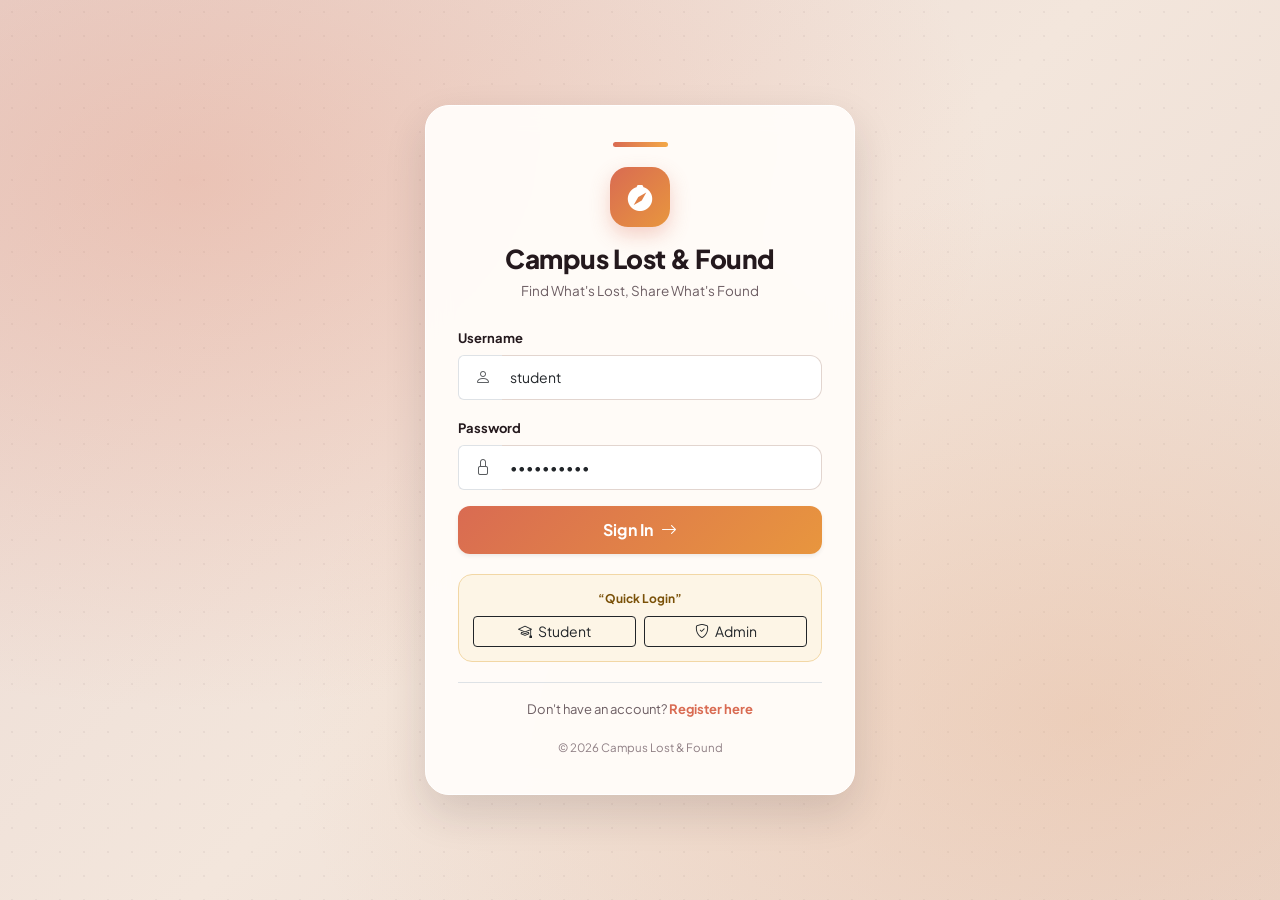
<file: index.html>
<!DOCTYPE html>
<html lang="en">
<head>
    <meta charset="UTF-8">
    <meta name="viewport" content="width=device-width, initial-scale=1.0">
    <title>Login | Campus Lost & Found</title>
    <link href="https://cdn.jsdelivr.net/npm/bootstrap@5.3.3/dist/css/bootstrap.min.css" rel="stylesheet">
    <link rel="stylesheet" href="https://cdn.jsdelivr.net/npm/bootstrap-icons@1.11.3/font/bootstrap-icons.min.css">
    <link rel="stylesheet" href="css/style.css">
</head>

<body class="auth-page">
    <main class="auth-card">
        <div class="brand-line"></div>
        <div class="text-center mb-4">
            <div class="brand-icon mx-auto mb-3">
                <i class="bi bi-compass-fill"></i>
            </div>
            <h3 class="auth-title">Campus Lost & Found</h3>
            <p class="auth-subtitle">Find What's Lost, Share What's Found</p>
        </div>

        <form id="loginForm">
            <div class="mb-3">
                <label for="username" class="form-label">Username</label>
                <div class="input-group">
                    <span class="input-group-text bg-white border-end-0 ps-3">
                        <i class="bi bi-person text-muted"></i>
                    </span>
                    <input type="text" id="username" class="form-control border-start-0 ps-2" value="student" required>
                </div>
            </div>

            <div class="mb-3">
                <label for="password" class="form-label">Password</label>
                <div class="input-group">
                    <span class="input-group-text bg-white border-end-0 ps-3">
                        <i class="bi bi-lock text-muted"></i>
                    </span>
                    <input type="password" id="password" class="form-control border-start-0 ps-2" value="student123" required>
                </div>
            </div>

            <div id="loginMessage" class="mb-3 small text-center fw-bold" aria-live="polite"></div>

            <button type="submit" class="btn btn-primary-custom shadow-sm">
                Sign In <i class="bi bi-arrow-right ms-1"></i>
            </button>
        </form>

        <div class="demo-login text-center">
            <span class="d-block fw-bold mb-2"><Q>Quick Login</Q></span>
            <div class="d-flex gap-2 justify-content-center">
                <button type="button" class="btn btn-sm btn-outline-dark w-50" onclick="fillDemo('student', 'student123')">
                    <i class="bi bi-mortarboard me-1"></i> Student
                </button>
                <button type="button" class="btn btn-sm btn-outline-dark w-50" onclick="fillDemo('admin', 'admin123')">
                    <i class="bi bi-shield-check me-1"></i> Admin
                </button>
            </div>
        </div>

        <div class="auth-switch pt-3 border-top">
            <span>Don't have an account?</span>
            <a href="register.html">Register here</a>
        </div>

        <p class="auth-footer">&copy; 2026 Campus Lost & Found</p>
    </main>

    <script src="https://cdn.jsdelivr.net/npm/bootstrap@5.3.3/dist/js/bootstrap.bundle.min.js"></script>
    <script src="js/script.js"></script>
</body>
</html>
</file>
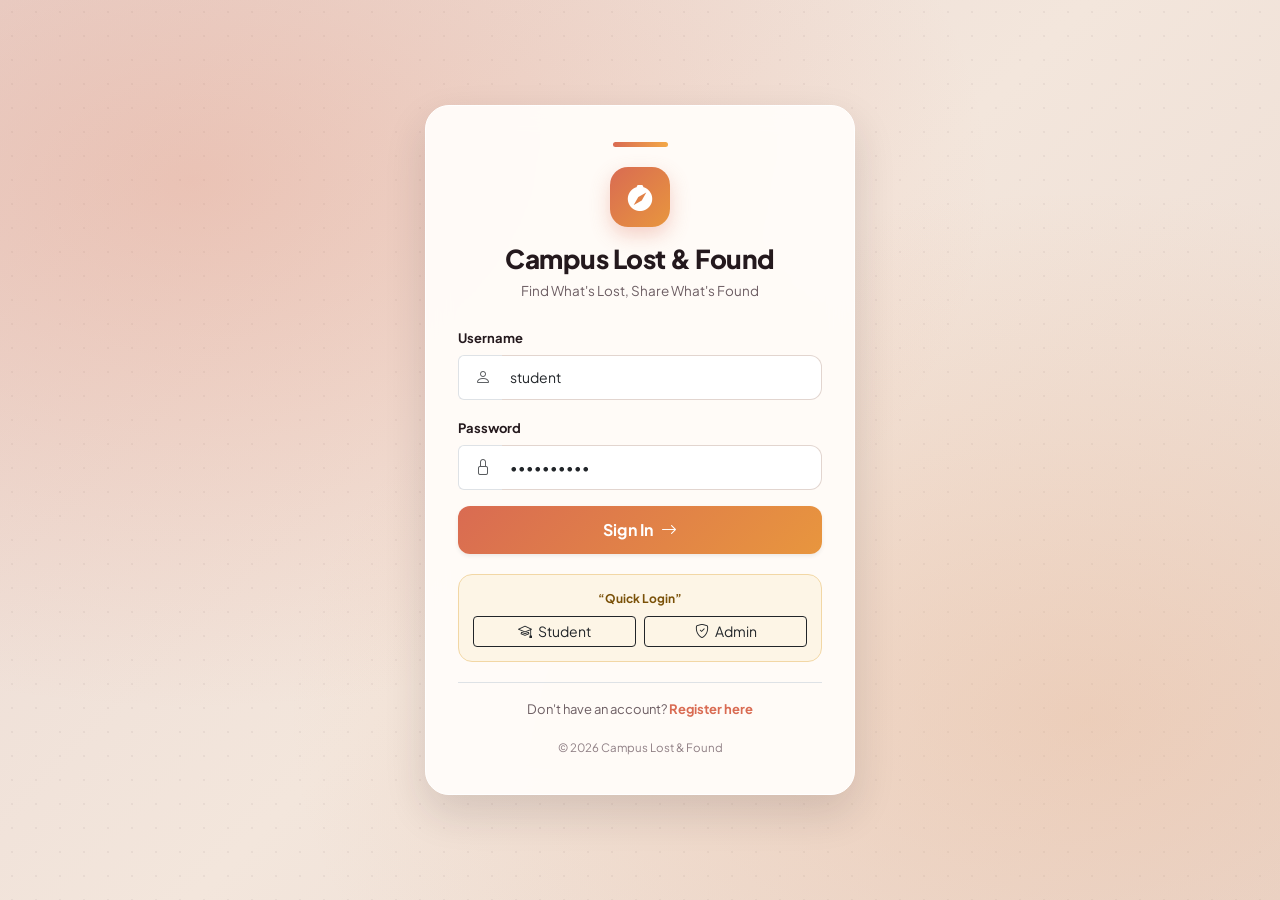
<file: admin.html>
<!DOCTYPE html>
<html lang="en">
<head>
    <meta charset="UTF-8">
    <meta name="viewport" content="width=device-width, initial-scale=1.0">
    <title>Admin | Campus Lost & Found</title>

    <link href="https://cdn.jsdelivr.net/npm/bootstrap@5.3.3/dist/css/bootstrap.min.css" rel="stylesheet">
   
    <link rel="stylesheet" href="https://cdn.jsdelivr.net/npm/bootstrap-icons@1.11.3/font/bootstrap-icons.min.css">
   
    <link rel="stylesheet" href="css/style.css">
</head>

<body class="dashboard-body">

    <nav class="navbar navbar-expand-lg navbar-dark site-navbar sticky-top">
        <div class="container">
            <a class="navbar-brand fw-bold d-flex align-items-center" href="dashboard.html">
                <i class="bi bi-compass-fill me-2 text-indigo-light"></i>
                Campus Lost & Found
            </a>

            <button class="navbar-toggler border-0" type="button" data-bs-toggle="collapse" data-bs-target="#mainNav" aria-controls="mainNav" aria-expanded="false" aria-label="Toggle navigation">
                <span class="navbar-toggler-icon"></span>
            </button>

            <div class="collapse navbar-collapse" id="mainNav">
                <ul class="navbar-nav ms-auto gap-1 gap-lg-2 mt-2 mt-lg-0">
                    <li class="nav-item">
                        <a class="nav-link" data-page="dashboard" href="dashboard.html">
                            <i class="bi bi-grid-1x2 me-1"></i> Dashboard
                        </a>
                    </li>
                    <li class="nav-item">
                        <a class="nav-link" data-page="report_items" href="report_items.html">
                            <i class="bi bi-plus-circle me-1"></i> Report Item
                        </a>
                    </li>
                    <li class="nav-item">
                        <a class="nav-link" data-page="items" href="items.html">
                            <i class="bi bi-search me-1"></i> Lost & Found Items
                        </a>
                    </li>
                    <li class="nav-item">
                        <a class="nav-link active" data-page="admin" href="admin.html">
                            <i class="bi bi-shield-lock me-1"></i> Admin
                        </a>
                    </li>
                    <li class="nav-item ms-lg-2">
                        <a class="btn btn-sm btn-outline-light rounded-pill px-3 mt-1 mt-lg-1" href="#" onclick="logout(); return false;">
                            <i class="bi bi-box-arrow-right me-1"></i> Logout
                        </a>
                    </li>
                </ul>
            </div>
        </div>
    </nav>


    <main class="container py-4 py-md-5">

        <div class="mb-4">
            <h1 class="h3 fw-bold text-dark mb-1">Admin Dashboard</h1>
            <p class="text-muted small mb-0">
                Manage and monitor all lost and found item reports
            </p>
        </div>

        <section class="row g-3 mb-4">
            <div class="col-12 col-sm-6 col-lg-3">
                <div class="stat-card p-4 h-100">
                    <div class="d-flex justify-content-between align-items-start mb-2">
                        <span class="text-muted small fw-bold text-uppercase">Total Reports</span>
                        <div class="stat-icon bg-indigo-soft text-indigo">
                            <i class="bi bi-folder2-open"></i>
                        </div>
                    </div>
                    <div class="h2 fw-bold text-dark mb-1" id="adminTotal">0</div>
                    <span class="text-muted small">All submitted reports</span>
                </div>
            </div>

            <div class="col-12 col-sm-6 col-lg-3">
                <div class="stat-card p-4 h-100">
                    <div class="d-flex justify-content-between align-items-start mb-2">
                        <span class="text-muted small fw-bold text-uppercase">Lost Items</span>
                        <div class="stat-icon bg-danger bg-opacity-10 text-danger">
                            <i class="bi bi-exclamation-circle"></i>
                        </div>
                    </div>
                    <div class="h2 fw-bold text-dark mb-1" id="adminLost">0</div>
                    <span class="text-muted small">Reported lost items</span>
                </div>
            </div>

            <div class="col-12 col-sm-6 col-lg-3">
                <div class="stat-card p-4 h-100">
                    <div class="d-flex justify-content-between align-items-start mb-2">
                        <span class="text-muted small fw-bold text-uppercase">Found Items</span>
                        <div class="stat-icon bg-success bg-opacity-10 text-success">
                            <i class="bi bi-check-circle"></i>
                        </div>
                    </div>
                    <div class="h2 fw-bold text-dark mb-1" id="adminFound">0</div>
                    <span class="text-muted small">Reported found items</span>
                </div>
            </div>

            <div class="col-12 col-sm-6 col-lg-3">
                <div class="stat-card p-4 h-100">
                    <div class="d-flex justify-content-between align-items-start mb-2">
                        <span class="text-muted small fw-bold text-uppercase">Pending Reports</span>
                        <div class="stat-icon bg-warning bg-opacity-10 text-warning">
                            <i class="bi bi-hourglass-split"></i>
                        </div>
                    </div>
                    <div class="h2 fw-bold text-dark mb-1" id="adminPending">0</div>
                    <span class="text-muted small">Waiting for approval</span>
                </div>
            </div>
        </section>

        <section class="content-card p-4">
            <div class="d-flex flex-column flex-md-row justify-content-between align-items-start align-items-md-center gap-3 mb-4">
                <div>
                    <h2 class="h5 fw-bold text-dark mb-1">Manage Item Reports</h2>
                    <p class="text-muted small mb-0">
                        Review, approve, reject or delete submitted reports
                    </p>
                </div>

                <div class="w-100" style="max-width: 300px;">
                    <div class="input-group">
                        <span class="input-group-text bg-white border-end-0 rounded-start-3 ps-3">
                            <i class="bi bi-search text-muted"></i>
                        </span>
                        <input type="search" class="form-control border-start-0 ps-2" id="adminSearch" placeholder="Search reports...">
                    </div>
                </div>
            </div>

            <div class="table-responsive">
                <table class="table table-hover align-middle mb-0">
                    <thead class="table-light">
                        <tr class="small text-secondary text-uppercase">
                            <th>Item</th>
                            <th>Type</th>
                            <th>Category</th>
                            <th>Location</th>
                            <th>Date</th>
                            <th>Reported By</th>
                            <th>Status</th>
                            <th>Actions</th>
                        </tr>
                    </thead>
                    <tbody id="reportsTable">
                    </tbody>
                </table>
            </div>

            <div class="text-center py-5 text-muted" id="emptyMessage">
                <i class="bi bi-clipboard-x fs-1 d-block mb-2 opacity-50"></i>
                <p class="small mb-0">No reports available at the moment</p>
            </div>
        </section>

    </main>

    <footer class="py-4 text-center text-muted small border-top bg-white mt-auto">
        <div class="container">
            &copy; 2026 Campus Lost & Found. All Rights Reserved.
        </div>
    </footer>

    <script src="https://cdn.jsdelivr.net/npm/bootstrap@5.3.3/dist/js/bootstrap.bundle.min.js"></script>
    <script src="js/script.js"></script>
</body>
</html>
</file>
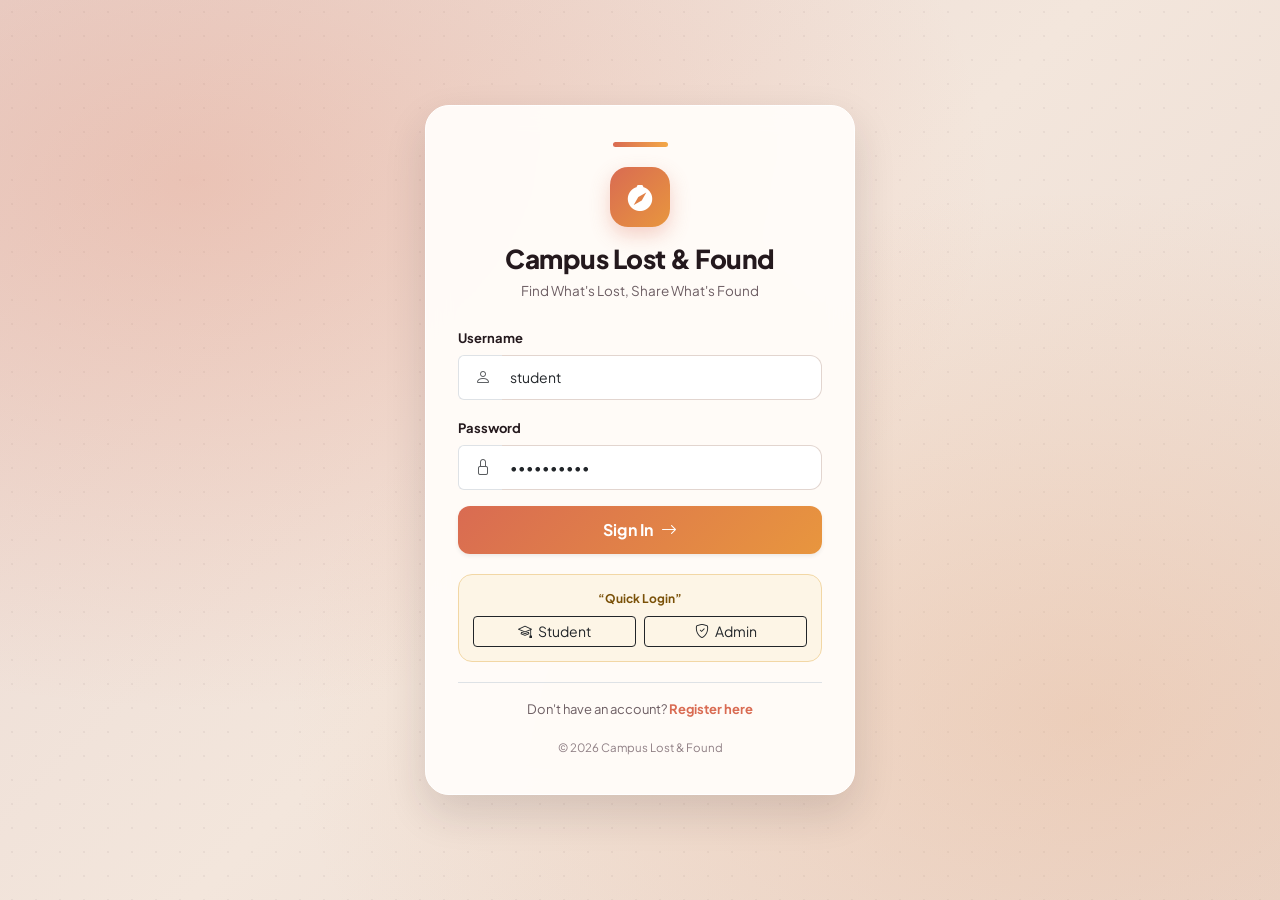
<file: items.html>
<!DOCTYPE html>
<html lang="en">
<head>
    <meta charset="UTF-8">
    <meta name="viewport" content="width=device-width, initial-scale=1.0">
    <title>Lost & Found Items | Campus Lost & Found</title>
    <link href="https://cdn.jsdelivr.net/npm/bootstrap@5.3.3/dist/css/bootstrap.min.css" rel="stylesheet">
    <link rel="stylesheet" href="https://cdn.jsdelivr.net/npm/bootstrap-icons@1.11.3/font/bootstrap-icons.min.css">
    <link rel="stylesheet" href="css/style.css">
</head>

<body class="d-flex flex-column min-vh-100">
    <nav class="navbar navbar-expand-lg navbar-dark sticky-top">
        <div class="container">
            <a class="navbar-brand d-flex align-items-center" href="dashboard.html">
                <i class="bi bi-compass-fill me-2"></i>
                Campus Lost & Found
            </a>
            <button class="navbar-toggler" type="button" data-bs-toggle="collapse" data-bs-target="#mainNav" aria-controls="mainNav" aria-expanded="false" aria-label="Toggle navigation">
                <span class="navbar-toggler-icon"></span>
            </button>
            <div class="collapse navbar-collapse" id="mainNav">
                <ul class="navbar-nav ms-auto mt-2 mt-lg-0">
                    <li class="nav-item">
                        <a class="nav-link" href="dashboard.html">
                            <i class="bi bi-grid-1x2 me-1"></i> Dashboard
                        </a>
                    </li>
                    <li class="nav-item">
                        <a class="nav-link" href="report_items.html">
                            <i class="bi bi-plus-circle me-1"></i> Report Item
                        </a>
                    </li>
                    <li class="nav-item">
                        <a class="nav-link active" href="items.html">
                            <i class="bi bi-search me-1"></i> Lost & Found Items
                        </a>
                    </li>
                    <li class="nav-item">
                        <a class="nav-link" href="admin.html">
                            <i class="bi bi-shield-lock me-1"></i> Admin
                        </a>
                    </li>
                    <li class="nav-item ms-lg-2">
                        <a class="btn btn-sm btn-outline-light rounded-pill px-3 mt-1" href="#" onclick="logout(); return false;">
                            <i class="bi bi-box-arrow-right me-1"></i> Logout
                        </a>
                    </li>
                </ul>
            </div>
        </div>
    </nav>

    <main class="container page-container">
        <div class="page-heading">
            <div>
                <h1>Lost & Found Items</h1>
                <p>Browse verified items reported across the campus</p>
            </div>
            <a href="report_items.html" class="btn btn-primary-custom">
                <i class="bi bi-plus-lg me-1"></i> Report Item
            </a>
        </div>

        <div class="content-card mb-4">
            <div class="row g-3">
                <div class="col-md-5">
                    <label for="searchInput" class="form-label">Search Items</label>
                    <input type="text" id="searchInput" class="form-control" placeholder="Search by item name, location, or keyword...">
                </div>
                <div class="col-md-3">
                    <label for="typeFilter" class="form-label">Status</label>
                    <select id="typeFilter" class="form-select">
                        <option value="All">All Types</option>
                        <option value="Lost">Lost</option>
                        <option value="Found">Found</option>
                    </select>
                </div>
                <div class="col-md-4">
                    <label for="categoryFilter" class="form-label">Category</label>
                    <select id="categoryFilter" class="form-select">
                        <option value="All">All Categories</option>
                        <option value="Electronics">Electronics</option>
                        <option value="Documents">Documents & Cards</option>
                        <option value="Personal Belongings">Personal Belongings</option>
                        <option value="Stationery">Stationery & Books</option>
                        <option value="Bags">Bags</option>
                        <option value="Accessories">Accessories</option>
                        <option value="Others">Others</option>
                    </select>
                </div>
            </div>
        </div>

        <div id="itemsGrid" class="row g-4"></div>

        <div id="emptyState" class="empty-message d-none">
            <h5>No Items Found</h5>
            <p class="mb-3">No approved items match your current search or filter</p>
            <a href="report_items.html" class="btn btn-primary-custom">Submit a Report</a>
        </div>
    </main>

    <div class="modal fade" id="itemDetailModal" tabindex="-1" aria-labelledby="itemModalLabel" aria-hidden="true">
        <div class="modal-dialog modal-dialog-centered">
            <div class="modal-content">
                <div class="modal-header">
                    <h5 class="modal-title fw-bold" id="itemModalLabel">Item Details</h5>
                    <button type="button" class="btn-close" data-bs-dismiss="modal" aria-label="Close"></button>
                </div>
                <div class="modal-body" id="modalBodyContent"></div>
            </div>
        </div>
    </div>

    <footer class="site-footer mt-auto">
        <div class="container">
            &copy; 2026 Campus Lost & Found. All Rights Reserved.
        </div>
    </footer>

    <script src="https://cdn.jsdelivr.net/npm/bootstrap@5.3.3/dist/js/bootstrap.bundle.min.js"></script>
    <script src="js/script.js"></script>
</body>
</html>
</file>
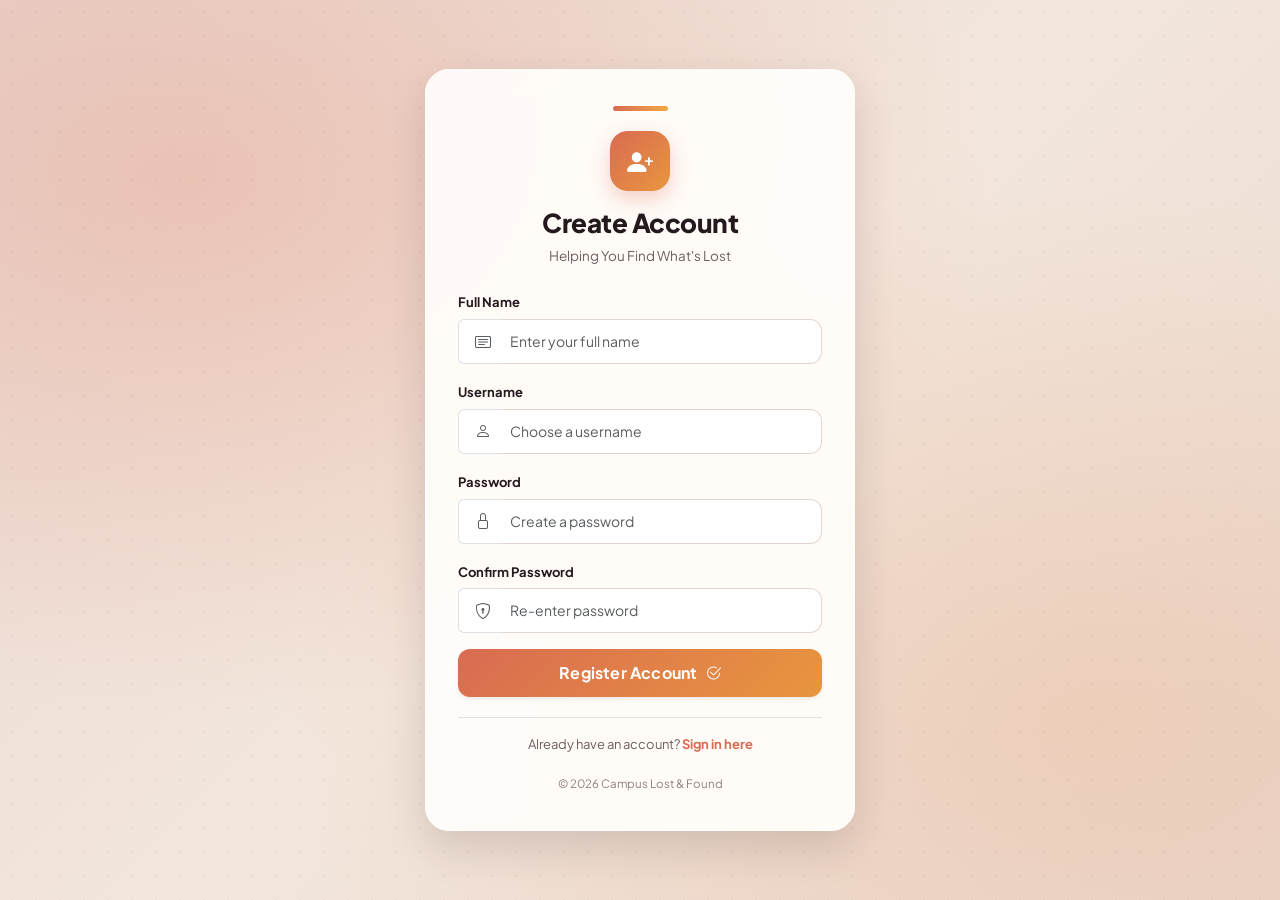
<file: register.html>
<!DOCTYPE html>
<html lang="en">
<head>
    <meta charset="UTF-8">
    <meta name="viewport" content="width=device-width, initial-scale=1.0">
    <title>Register | Campus Lost & Found</title>
    <link href="https://cdn.jsdelivr.net/npm/bootstrap@5.3.3/dist/css/bootstrap.min.css" rel="stylesheet">
    <link rel="stylesheet" href="https://cdn.jsdelivr.net/npm/bootstrap-icons@1.11.3/font/bootstrap-icons.min.css">
    <link rel="stylesheet" href="css/style.css">
</head>

<body class="auth-page">
    <main class="auth-card">
        <div class="brand-line"></div>
        <div class="text-center mb-4">
            <div class="brand-icon mx-auto mb-3">
                <i class="bi bi-person-plus-fill"></i>
            </div>
            <h3 class="auth-title">Create Account</h3>
            <p class="auth-subtitle">Helping You Find What's Lost</p>
        </div>

        <form id="registerForm">
            <div class="mb-3">
                <label for="regName" class="form-label">Full Name</label>
                <div class="input-group">
                    <span class="input-group-text bg-white border-end-0 ps-3">
                        <i class="bi bi-card-text text-muted"></i>
                    </span>
                    <input type="text" id="regName" class="form-control border-start-0 ps-2" placeholder="Enter your full name" required>
                </div>
            </div>

            <div class="mb-3">
                <label for="regUsername" class="form-label">Username</label>
                <div class="input-group">
                    <span class="input-group-text bg-white border-end-0 ps-3">
                        <i class="bi bi-person text-muted"></i>
                    </span>
                    <input type="text" id="regUsername" class="form-control border-start-0 ps-2" placeholder="Choose a username" required>
                </div>
            </div>

            <div class="mb-3">
                <label for="regPassword" class="form-label">Password</label>
                <div class="input-group">
                    <span class="input-group-text bg-white border-end-0 ps-3">
                        <i class="bi bi-lock text-muted"></i>
                    </span>
                    <input type="password" id="regPassword" class="form-control border-start-0 ps-2" placeholder="Create a password" required>
                </div>
            </div>

            <div class="mb-3">
                <label for="regConfirmPassword" class="form-label">Confirm Password</label>
                <div class="input-group">
                    <span class="input-group-text bg-white border-end-0 ps-3">
                        <i class="bi bi-shield-lock text-muted"></i>
                    </span>
                    <input type="password" id="regConfirmPassword" class="form-control border-start-0 ps-2" placeholder="Re-enter password" required>
                </div>
            </div>

            <div id="registerMessage" class="mb-3 small text-center fw-bold" aria-live="polite"></div>

            <button type="submit" class="btn btn-primary-custom shadow-sm">
                Register Account <i class="bi bi-check2-circle ms-1"></i>
            </button>
        </form>

        <div class="auth-switch pt-3 border-top">
            <span>Already have an account?</span>
            <a href="index.html">Sign in here</a>
        </div>

        <p class="auth-footer">&copy; 2026 Campus Lost & Found</p>
    </main>

    <script src="https://cdn.jsdelivr.net/npm/bootstrap@5.3.3/dist/js/bootstrap.bundle.min.js"></script>
    <script src="js/script.js"></script>
</body>
</html>
</file>
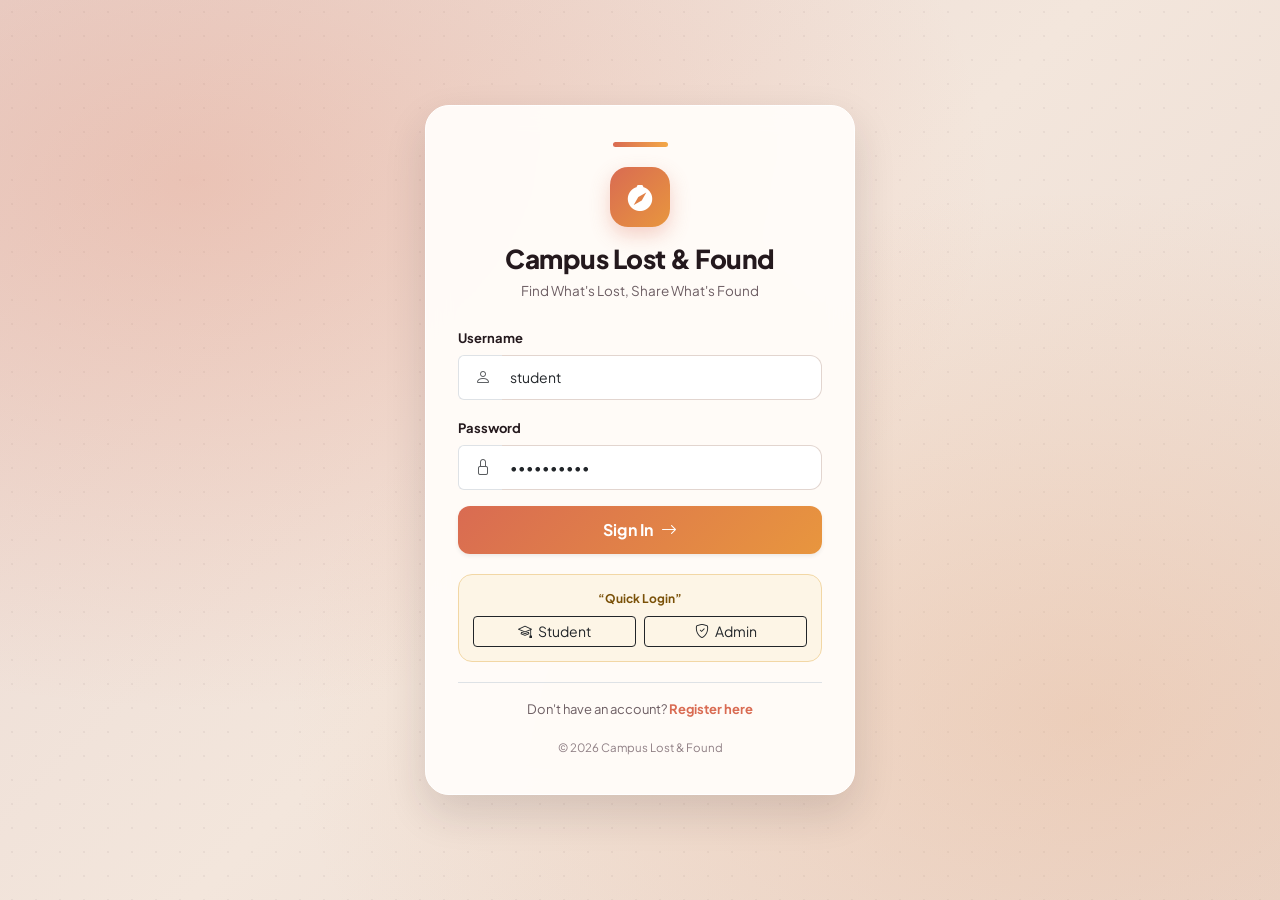
<file: report_items.html>
<!DOCTYPE html>
<html lang="en">
<head>
    <meta charset="UTF-8">
    <meta name="viewport" content="width=device-width, initial-scale=1.0">
    <title>Report Item | Campus Lost & Found</title>
    <link href="https://cdn.jsdelivr.net/npm/bootstrap@5.3.3/dist/css/bootstrap.min.css" rel="stylesheet">
    <link rel="stylesheet" href="https://cdn.jsdelivr.net/npm/bootstrap-icons@1.11.3/font/bootstrap-icons.min.css">
    <link rel="stylesheet" href="css/style.css">
</head>

<body class="d-flex flex-column min-vh-100">
    <nav class="navbar navbar-expand-lg navbar-dark sticky-top">
        <div class="container">
            <a class="navbar-brand d-flex align-items-center" href="dashboard.html">
                <i class="bi bi-compass-fill me-2"></i>
                Campus Lost & Found
            </a>
            <button class="navbar-toggler" type="button" data-bs-toggle="collapse" data-bs-target="#mainNav" aria-controls="mainNav" aria-expanded="false" aria-label="Toggle navigation">
                <span class="navbar-toggler-icon"></span>
            </button>
            <div class="collapse navbar-collapse" id="mainNav">
                <ul class="navbar-nav ms-auto mt-2 mt-lg-0">
                    <li class="nav-item">
                        <a class="nav-link" href="dashboard.html">
                            <i class="bi bi-grid-1x2 me-1"></i> Dashboard
                        </a>
                    </li>
                    <li class="nav-item">
                        <a class="nav-link active" href="report_items.html">
                            <i class="bi bi-plus-circle me-1"></i> Report Item
                        </a>
                    </li>
                    <li class="nav-item">
                        <a class="nav-link" href="items.html">
                            <i class="bi bi-search me-1"></i> Lost & Found Items
                        </a>
                    </li>
                    <li class="nav-item">
                        <a class="nav-link" href="admin.html">
                            <i class="bi bi-shield-lock me-1"></i> Admin
                        </a>
                    </li>
                    <li class="nav-item ms-lg-2">
                        <a class="btn btn-sm btn-outline-light rounded-pill px-3 mt-1" href="#" onclick="logout(); return false;">
                            <i class="bi bi-box-arrow-right me-1"></i> Logout
                        </a>
                    </li>
                </ul>
            </div>
        </div>
    </nav>

    <main class="container page-container narrow-container">
        <div class="page-heading">
            <div>
                <h1>Report a Lost or Found Item</h1>
                <p>Fill in the details below to submit an item report to the campus board</p>
            </div>
        </div>

        <div class="content-card p-4 p-sm-5">
            <form id="reportForm">
                <div class="mb-3">
                    <label for="itemType" class="form-label">Report Type</label>
                    <select id="itemType" class="form-select" required>
                        <option value="" disabled selected>Select status</option>
                        <option value="Lost">Lost Item</option>
                        <option value="Found">Found Item</option>
                    </select>
                </div>

                <div class="mb-3">
                    <label for="itemName" class="form-label">Item Name</label>
                    <input type="text" id="itemName" class="form-control" placeholder="e.g. Student ID Card, iPhone 13, Black Wallet" required>
                </div>

                <div class="mb-3">
                    <label for="category" class="form-label">Category</label>
                    <select id="category" class="form-select" required>
                        <option value="" disabled selected>Select category</option>
                        <option value="Electronics">Electronics</option>
                        <option value="Documents">Documents & Cards</option>
                        <option value="Personal Belongings">Personal Belongings</option>
                        <option value="Stationery">Stationery & Books</option>
                        <option value="Bags">Bags</option>
                        <option value="Accessories">Accessories</option>
                        <option value="Others">Others</option>
                    </select>
                </div>

                <div class="mb-3">
                    <label for="location" class="form-label">Location Last Seen /Found</label>
                    <input type="text" id="location" class="form-control" placeholder="e.g. Library Level 2, Faculty of Computing" required>
                </div>

                <div class="mb-3">
                    <label for="itemDate" class="form-label">Date</label>
                    <input type="date" id="itemDate" class="form-control" required>
                </div>

                <div class="mb-3">
                    <label for="description" class="form-label">Description & Details</label>
                    <textarea id="description" class="form-control" rows="3" placeholder="Provide distinct features, color, brand, or contact info..." required></textarea>
                </div>

                <div class="mb-3">
                    <label for="itemImage" class="form-label">Upload Item Image (Optional, Max 2MB)</label>
                    <input type="file" id="itemImage" class="form-control" accept="image/*">
                    <div id="imagePreview" class="image-preview-wrap"></div>
                </div>

                <div id="successMessage" class="form-message fw-bold text-center" aria-live="polite"></div>

                <button type="submit" class="btn btn-primary-custom w-100 shadow-sm py-2">
                    Submit Report <i class="bi bi-send ms-1"></i>
                </button>
            </form>
        </div>
    </main>

    <footer class="site-footer mt-auto">
        <div class="container">
            &copy; 2026 Campus Lost & Found. All Rights Reserved.
        </div>
    </footer>

    <script src="https://cdn.jsdelivr.net/npm/bootstrap@5.3.3/dist/js/bootstrap.bundle.min.js"></script>
    <script src="js/script.js"></script>
</body>
</html>
</file>
<file: css/style.css>
@import url('https://fonts.googleapis.com/css2?family=Plus+Jakarta+Sans:wght@400;500;600;700;800&display=swap');

* {
    box-sizing: border-box;
}

body {
    margin: 0;
    background-color: #EBDDD7;
    background-image: 
        radial-gradient(at 12% 18%, rgba(226, 125, 96, 0.25) 0px, transparent 52%),
        radial-gradient(at 88% 82%, rgba(232, 168, 124, 0.28) 0px, transparent 52%),
        radial-gradient(rgba(45, 30, 36, 0.05) 1px, transparent 1px),
        linear-gradient(135deg, #EAD9D3 0%, #F3E6DC 50%, #EBDAD1 100%);
    background-size: 100% 100%, 100% 100%, 24px 24px, 100% 100%;
    background-attachment: fixed;
    color: #2B2226;
    font-family: 'Plus Jakarta Sans', 'Segoe UI', sans-serif;
    font-size: 14px;
    line-height: 1.6;
}

.navbar {
    background: linear-gradient(90deg, #2D1E24 0%, #3E2931 100%);
    border-bottom: 1px solid rgba(255, 255, 255, 0.1);
    padding: 15px 0;
    box-shadow: 0 6px 22px rgba(45, 30, 36, 0.18);
}

.navbar-brand {
    color: #FFFBF7 !important;
    font-size: 20px;
    font-weight: 800;
    letter-spacing: -0.4px;
}

.navbar-brand i {
    color: #F3A847;
}

.navbar .nav-link {
    color: #EFE4E8 !important;
    font-size: 13.5px;
    font-weight: 600;
    padding: 8px 15px !important;
    margin-left: 6px;
    border-radius: 10px;
    transition: all 0.25s ease;
}

.navbar .nav-link:hover {
    color: #FFFFFF !important;
    background: rgba(217, 107, 82, 0.35);
    transform: translateY(-1px);
}

.navbar .nav-link.active {
    background: linear-gradient(135deg, #D96B52 0%, #E8963E 100%) !important;
    color: #FFFFFF !important;
    font-weight: 700;
    box-shadow: 0 4px 12px rgba(217, 107, 82, 0.35);
}

.navbar-toggler {
    border-color: rgba(255, 255, 255, 0.3);
}

.page-container {
    padding-top: 42px;
    padding-bottom: 55px;
    min-height: calc(100vh - 130px);
}

.page-heading {
    display: flex;
    justify-content: space-between;
    align-items: center;
    margin-bottom: 28px;
    gap: 15px;
}

.page-heading h1,
.items-page-header h2 {
    color: #24191D !important;
    font-size: 30px;
    font-weight: 800;
    letter-spacing: -0.5px;
    margin: 0 0 6px;
}

.page-heading p,
.items-page-header p {
    color: #635358 !important;
    font-size: 14px;
    margin: 0;
}

.eyebrow {
    display: inline-block;
    color: #C45339;
    background: rgba(217, 107, 82, 0.14);
    border: 1px solid rgba(217, 107, 82, 0.28);
    padding: 3px 11px;
    border-radius: 20px;
    font-size: 11px;
    font-weight: 700;
    letter-spacing: 1.4px;
    text-transform: uppercase;
    margin-bottom: 8px;
}

.content-card,
.stat-card {
    background: rgba(255, 252, 249, 0.94);
    backdrop-filter: blur(10px);
    -webkit-backdrop-filter: blur(10px);
    border: 1px solid rgba(255, 255, 255, 0.95);
    border-radius: 20px;
    padding: 24px;
    box-shadow: 0 10px 28px rgba(45, 30, 36, 0.08);
}

.content-card {
    margin-bottom: 22px;
}

.stat-card {
    position: relative;
    overflow: hidden;
    min-height: 140px;
    transition: all 0.3s cubic-bezier(0.25, 0.8, 0.25, 1);
}

.stat-card::before {
    content: "";
    position: absolute;
    top: 0;
    left: 0;
    width: 100%;
    height: 5px;
    background: linear-gradient(90deg, #D96B52, #E8963E);
}

.stat-card:nth-child(even)::before {
    background: linear-gradient(90deg, #3D7A68, #74B49B);
}

.stat-card:hover {
    transform: translateY(-6px);
    box-shadow: 0 16px 34px rgba(45, 30, 36, 0.14);
}

.stat-label {
    display: block;
    color: #6D5E63;
    font-size: 12.5px;
    font-weight: 700;
    text-transform: uppercase;
    letter-spacing: 0.5px;
}

.stat-number {
    color: #24191D;
    font-size: 36px;
    font-weight: 800;
    letter-spacing: -1px;
    margin: 8px 0 4px;
}

.stat-note {
    color: #8F7F84;
    font-size: 12px;
    font-weight: 500;
}

.section-heading {
    display: flex;
    justify-content: space-between;
    align-items: center;
    margin-bottom: 20px;
    padding-bottom: 12px;
    border-bottom: 1px solid #EFE5E1;
}

.section-heading h2,
.content-card h2 {
    color: #24191D;
    font-size: 18px;
    font-weight: 800;
    margin: 0;
}

.section-heading a {
    color: #D96B52;
    font-size: 13px;
    font-weight: 700;
    text-decoration: none;
    transition: 0.2s;
}

.section-heading a:hover {
    color: #24191D;
    text-decoration: underline;
}

.chart-wrap {
    height: 255px;
    position: relative;
}

.quick-actions {
    display: flex;
    gap: 10px;
    flex-wrap: wrap;
    margin-top: 15px;
}

.quick-actions a {
    background: #F6ECE7;
    color: #24191D;
    border: 1px solid #E3D2CA;
    border-radius: 12px;
    padding: 10px 16px;
    font-size: 13px;
    font-weight: 700;
    text-decoration: none;
    transition: all 0.25s ease;
}

.quick-actions a:hover {
    background: linear-gradient(135deg, #D96B52, #E8963E);
    border-color: transparent;
    color: #FFFFFF;
    transform: translateY(-2px);
    box-shadow: 0 6px 15px rgba(217, 107, 82, 0.28);
}

.btn-primary-custom {
    background: linear-gradient(135deg, #D96B52 0%, #E8963E 100%);
    border: none;
    color: #FFFFFF;
    padding: 12px 20px;
    border-radius: 12px;
    font-weight: 700;
    letter-spacing: 0.2px;
    box-shadow: 0 6px 16px rgba(217, 107, 82, 0.3);
    transition: all 0.25s ease;
}

.btn-primary-custom:hover {
    background: linear-gradient(135deg, #2D1E24 0%, #442E37 100%);
    color: #FFFFFF;
    transform: translateY(-2px);
    box-shadow: 0 8px 20px rgba(45, 30, 36, 0.25);
}

.btn-success {
    background-color: #2E8B6E;
    border-color: #2E8B6E;
    border-radius: 8px;
}

.btn-danger {
    background-color: #D9534F;
    border-color: #D9534F;
    border-radius: 8px;
}

.narrow-container {
    max-width: 780px;
}

.form-label {
    color: #24191D;
    font-size: 13px;
    font-weight: 700;
    margin-bottom: 6px;
}

.form-control,
.form-select {
    background: #FFFFFF;
    border: 1.5px solid #E2D5CF;
    border-radius: 12px;
    padding: 11px 14px;
    font-size: 14px;
    transition: all 0.2s ease;
}

.form-control:focus,
.form-select:focus {
    border-color: #D96B52;
    box-shadow: 0 0 0 4px rgba(217, 107, 82, 0.16);
}

textarea.form-control {
    min-height: 110px;
}

.image-preview-wrap {
    margin-top: 12px;
}

#imagePreview {
    max-width: 210px;
    max-height: 165px;
    object-fit: contain;
    border: 2px dashed #D96B52;
    border-radius: 12px;
    padding: 5px;
    background: #FFFBF7;
}

.form-message {
    min-height: 18px;
    font-size: 13px;
    color: #2E8B6E;
    margin: 8px 0 12px;
}

.item-card {
    height: 100%;
    background: #FFFCF9;
    border: 1px solid #FFFFFF;
    border-radius: 20px;
    overflow: hidden;
    box-shadow: 0 10px 25px rgba(45, 30, 36, 0.08);
    transition: all 0.3s cubic-bezier(0.25, 0.8, 0.25, 1);
}

.item-card:hover {
    transform: translateY(-7px);
    box-shadow: 0 18px 36px rgba(45, 30, 36, 0.15);
}

.item-image {
    width: 100%;
    height: 205px;
    object-fit: cover;
    background: #F4EAE5;
    transition: transform 0.4s ease;
}

.item-card:hover .item-image {
    transform: scale(1.04);
}

.item-placeholder {
    height: 205px;
    background: linear-gradient(135deg, #F3E2DB 0%, #FCEBD6 100%);
    display: flex;
    justify-content: center;
    align-items: center;
    color: #6D5E63;
    font-size: 13px;
    font-weight: 700;
}

.item-card-body {
    padding: 20px;
}

.item-card h3,
.item-card h5 {
    color: #24191D;
    font-size: 17.5px;
    font-weight: 800;
    margin: 10px 0 8px;
}

.item-card p,
.item-location {
    color: #6D5E63;
    font-size: 13px;
    margin-bottom: 8px;
}

.view-button {
    display: block;
    width: 100%;
    background: #2D1E24;
    color: #FFFFFF;
    border: none;
    border-radius: 12px;
    padding: 11px;
    margin-top: 14px;
    font-size: 13px;
    font-weight: 700;
    transition: all 0.25s ease;
}

.view-button:hover {
    background: linear-gradient(135deg, #D96B52, #E8963E);
    box-shadow: 0 6px 16px rgba(217, 107, 82, 0.32);
}

.status-pill,
.status-badge {
    display: inline-block;
    padding: 5px 12px;
    border-radius: 20px;
    font-size: 11px;
    font-weight: 700;
    letter-spacing: 0.3px;
}

.status-lost,
.lost-badge,
.status-rejected {
    background: #FDE2DF;
    color: #B83A2D;
}

.status-found,
.found-badge,
.status-approved {
    background: #DCF3EA;
    color: #1D6E55;
}

.status-pending {
    background: #FEF0CE;
    color: #9C6606;
}

.modal-content {
    border: none;
    border-radius: 20px;
    overflow: hidden;
    background: #FFFCF9;
    box-shadow: 0 20px 45px rgba(45, 30, 36, 0.25);
}

.modal-header {
    background: linear-gradient(135deg, #2D1E24, #442E37);
    color: #FFFFFF;
    padding: 18px 22px;
    border-bottom: none;
}

.modal-header .btn-close {
    filter: brightness(0) invert(1);
}

.modal-body {
    padding: 22px;
}

.modal-item-image {
    width: 100%;
    max-height: 270px;
    object-fit: cover;
    border-radius: 12px;
    margin-bottom: 16px;
}

.admin-search {
    max-width: 270px;
    width: 100%;
}

.admin-table {
    font-size: 13px;
    margin-bottom: 0;
}

.admin-table thead th {
    background: #F6ECE7;
    color: #24191D;
    font-weight: 800;
    padding: 13px 12px;
    border-bottom: 2px solid #E3D2CA;
    white-space: nowrap;
}

.admin-table td {
    color: #45393D;
    padding: 13px 12px;
    vertical-align: middle;
    border-bottom: 1px solid #F0E6E1;
}

.admin-table tbody tr:hover {
    background-color: #FDF8F5;
}

.admin-table .btn {
    font-size: 11px;
    font-weight: 700;
}

.recent-report-item {
    padding: 13px 0;
    border-bottom: 1px solid #EFE5E1;
}

.recent-report-item:last-child {
    border-bottom: none;
}

.recent-report-item h6 {
    color: #24191D;
    font-size: 14px;
    font-weight: 700;
    margin-bottom: 4px;
}

.recent-report-item p {
    color: #6D5E63;
    font-size: 12px;
    margin: 0;
}

.empty-note {
    color: #8F7F84;
    font-size: 13px;
    text-align: center;
    padding: 18px 0;
}

.empty-message {
    background: rgba(255, 252, 249, 0.94);
    border: 2px dashed #D6C2BA;
    border-radius: 20px;
    text-align: center;
    padding: 45px 20px;
    box-shadow: 0 10px 28px rgba(45, 30, 36, 0.08);
}

.empty-message h5 {
    color: #24191D;
    font-weight: 800;
}

.empty-message p {
    color: #6D5E63;
}

.auth-page {
    min-height: 100vh;
    display: flex;
    align-items: center;
    justify-content: center;
    padding: 25px 15px;
    background-color: #EBDDD7;
    background-image: 
        radial-gradient(at 15% 20%, rgba(226, 125, 96, 0.28) 0px, transparent 52%),
        radial-gradient(at 85% 80%, rgba(232, 168, 124, 0.30) 0px, transparent 52%),
        radial-gradient(rgba(45, 30, 36, 0.05) 1px, transparent 1px),
        linear-gradient(135deg, #EAD9D3 0%, #F3E6DC 50%, #EBDAD1 100%);
    background-size: 100% 100%, 100% 100%, 24px 24px, 100% 100%;
}

.auth-card {
    width: 100%;
    max-width: 430px;
    background: rgba(255, 252, 249, 0.96);
    backdrop-filter: blur(12px);
    -webkit-backdrop-filter: blur(12px);
    border: 1px solid #FFFFFF;
    border-radius: 24px;
    padding: 36px 32px;
    box-shadow: 0 18px 42px rgba(45, 30, 36, 0.14);
}

.brand-line {
    width: 55px;
    height: 5px;
    background: linear-gradient(90deg, #D96B52, #F3A847);
    border-radius: 5px;
    margin: 0 auto 20px;
}

.brand-icon {
    width: 60px;
    height: 60px;
    background: linear-gradient(135deg, #D96B52, #E8963E);
    color: #FFFFFF;
    border-radius: 18px;
    display: flex;
    align-items: center;
    justify-content: center;
    font-size: 26px;
    box-shadow: 0 8px 20px rgba(217, 107, 82, 0.3);
}

.auth-title {
    color: #24191D;
    font-size: 26px;
    font-weight: 800;
    letter-spacing: -0.5px;
    text-align: center;
    margin-bottom: 6px;
}

.auth-subtitle {
    color: #6D5E63;
    font-size: 13.5px;
    text-align: center;
    margin-bottom: 24px;
}

.auth-card .btn-primary-custom {
    width: 100%;
    padding: 12px;
}

.auth-switch {
    text-align: center;
    font-size: 13px;
    color: #6D5E63;
    margin-top: 20px;
}

.auth-switch a {
    color: #D96B52;
    font-weight: 700;
    text-decoration: none;
}

.auth-switch a:hover {
    text-decoration: underline;
}

.demo-login {
    background: #FDF5E6;
    border: 1px solid #F2D7A5;
    border-radius: 14px;
    padding: 14px;
    color: #7A5108;
    font-size: 12px;
    margin-top: 20px;
}

.auth-footer {
    text-align: center;
    color: #8F7F84;
    font-size: 11.5px;
    margin-top: 20px;
    margin-bottom: 0;
}

.site-footer {
    text-align: center;
    color: #635358;
    font-size: 12.5px;
    padding: 20px;
    background: rgba(255, 252, 249, 0.85);
    border-top: 1px solid #E2D5CF;
}

@media (max-width: 991px) {
    .navbar .nav-link {
        margin-left: 0;
        margin-top: 6px;
    }
}

@media (max-width: 767px) {
    .page-heading,
    .section-heading {
        flex-direction: column;
        align-items: flex-start;
    }

    .page-heading h1 {
        font-size: 24px;
    }

    .admin-search {
        max-width: 100%;
    }
}
</file>
